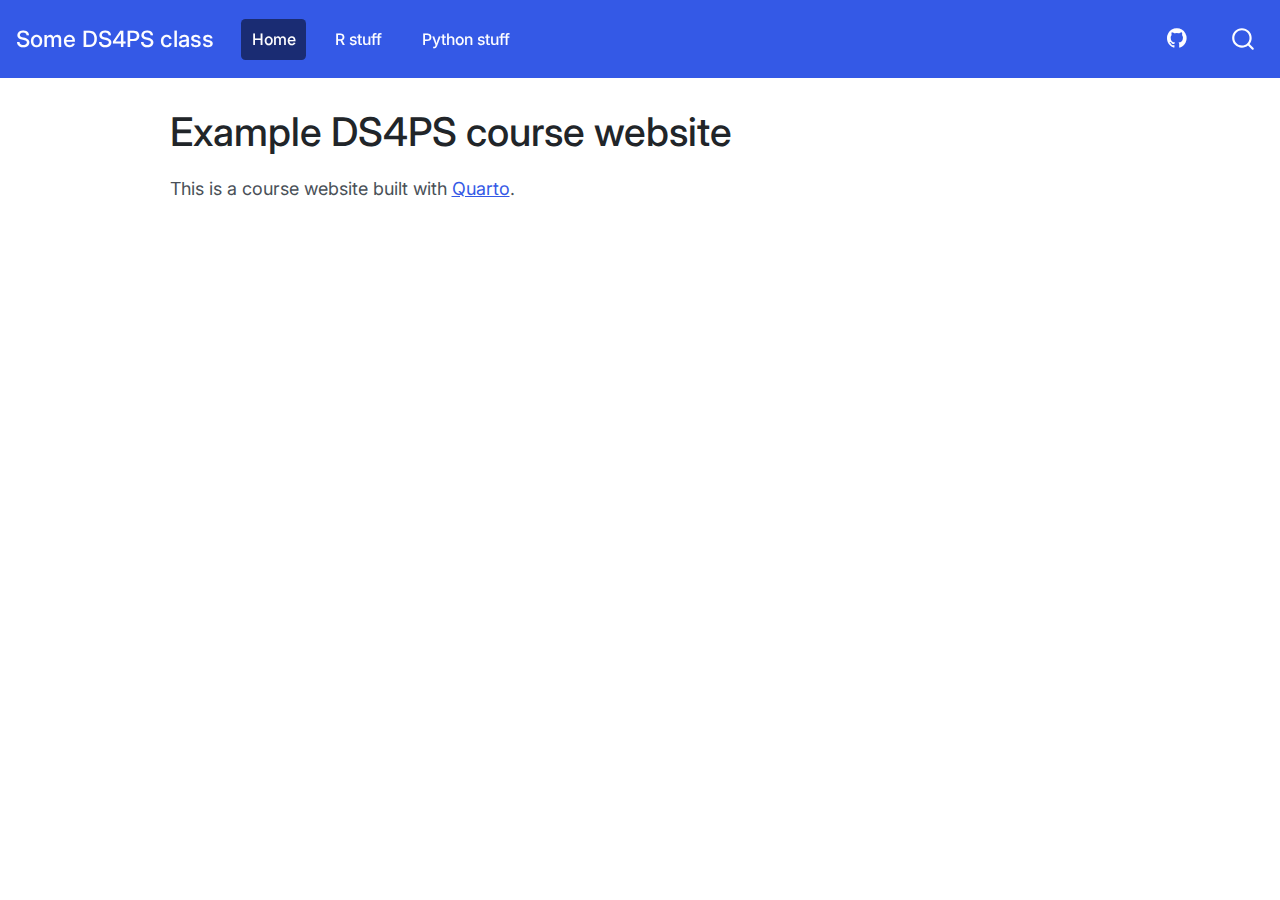
<file: index.html>
<!DOCTYPE html>
<html xmlns="http://www.w3.org/1999/xhtml" lang="en" xml:lang="en"><head>

<meta charset="utf-8">
<meta name="generator" content="quarto-1.0.38">

<meta name="viewport" content="width=device-width, initial-scale=1.0, user-scalable=yes">


<title>Some DS4PS class - Example DS4PS course website</title>
<style>
code{white-space: pre-wrap;}
span.smallcaps{font-variant: small-caps;}
span.underline{text-decoration: underline;}
div.column{display: inline-block; vertical-align: top; width: 50%;}
div.hanging-indent{margin-left: 1.5em; text-indent: -1.5em;}
ul.task-list{list-style: none;}
</style>


<script src="site_libs/quarto-nav/quarto-nav.js"></script>
<script src="site_libs/clipboard/clipboard.min.js"></script>
<script src="site_libs/quarto-search/autocomplete.umd.js"></script>
<script src="site_libs/quarto-search/fuse.min.js"></script>
<script src="site_libs/quarto-search/quarto-search.js"></script>
<meta name="quarto:offset" content="./">
<script src="site_libs/quarto-html/quarto.js"></script>
<script src="site_libs/quarto-html/popper.min.js"></script>
<script src="site_libs/quarto-html/tippy.umd.min.js"></script>
<script src="site_libs/quarto-html/anchor.min.js"></script>
<link href="site_libs/quarto-html/tippy.css" rel="stylesheet">
<link href="site_libs/quarto-html/quarto-syntax-highlighting.css" rel="stylesheet" id="quarto-text-highlighting-styles">
<script src="site_libs/bootstrap/bootstrap.min.js"></script>
<link href="site_libs/bootstrap/bootstrap-icons.css" rel="stylesheet">
<link href="site_libs/bootstrap/bootstrap.min.css" rel="stylesheet" id="quarto-bootstrap" data-mode="light">
<script id="quarto-search-options" type="application/json">{
  "location": "navbar",
  "copy-button": false,
  "collapse-after": 3,
  "panel-placement": "end",
  "type": "overlay",
  "limit": 20,
  "language": {
    "search-no-results-text": "No results",
    "search-matching-documents-text": "matching documents",
    "search-copy-link-title": "Copy link to search",
    "search-hide-matches-text": "Hide additional matches",
    "search-more-match-text": "more match in this document",
    "search-more-matches-text": "more matches in this document",
    "search-clear-button-title": "Clear",
    "search-detached-cancel-button-title": "Cancel",
    "search-submit-button-title": "Submit"
  }
}</script>


<link rel="stylesheet" href="styles.css">
</head>

<body class="nav-fixed">

<div id="quarto-search-results"></div>
  <header id="quarto-header" class="headroom fixed-top">
    <nav class="navbar navbar-expand-lg navbar-dark ">
      <div class="navbar-container container-fluid">
      <a class="navbar-brand" href="./index.html">
    <span class="navbar-title">Some DS4PS class</span>
  </a>
          <button class="navbar-toggler" type="button" data-bs-toggle="collapse" data-bs-target="#navbarCollapse" aria-controls="navbarCollapse" aria-expanded="false" aria-label="Toggle navigation" onclick="if (window.quartoToggleHeadroom) { window.quartoToggleHeadroom(); }">
  <span class="navbar-toggler-icon"></span>
</button>
          <div class="collapse navbar-collapse" id="navbarCollapse">
            <ul class="navbar-nav navbar-nav-scroll me-auto">
  <li class="nav-item">
    <a class="nav-link active" href="./index.html" aria-current="page">Home</a>
  </li>  
  <li class="nav-item">
    <a class="nav-link" href="./r-stuff.html">R stuff</a>
  </li>  
  <li class="nav-item">
    <a class="nav-link" href="./python-stuff.html">Python stuff</a>
  </li>  
</ul>
            <ul class="navbar-nav navbar-nav-scroll ms-auto">
  <li class="nav-item compact">
    <a class="nav-link" href="https://github.com/andrewheiss/ds4ps-quarto-example"><i class="bi bi-github" role="img" aria-label="GitHub">
</i> 
 </a>
  </li>  
</ul>
              <div id="quarto-search" class="" title="Search"></div>
          </div> <!-- /navcollapse -->
      </div> <!-- /container-fluid -->
    </nav>
</header>
<!-- content -->
<div id="quarto-content" class="quarto-container page-columns page-rows-contents page-layout-article page-navbar">
<!-- sidebar -->
<!-- margin-sidebar -->
    <div id="quarto-margin-sidebar" class="sidebar margin-sidebar">
        
    </div>
<!-- main -->
<main class="content" id="quarto-document-content">

<header id="title-block-header" class="quarto-title-block default">
<div class="quarto-title">
<h1 class="title">Example DS4PS course website</h1>
</div>



<div class="quarto-title-meta">

    
    
  </div>
  

</header>

<p>This is a course website built with <a href="https://quarto.org/">Quarto</a>.</p>



</main> <!-- /main -->
<script id="quarto-html-after-body" type="application/javascript">
window.document.addEventListener("DOMContentLoaded", function (event) {
  const toggleBodyColorMode = (bsSheetEl) => {
    const mode = bsSheetEl.getAttribute("data-mode");
    const bodyEl = window.document.querySelector("body");
    if (mode === "dark") {
      bodyEl.classList.add("quarto-dark");
      bodyEl.classList.remove("quarto-light");
    } else {
      bodyEl.classList.add("quarto-light");
      bodyEl.classList.remove("quarto-dark");
    }
  }
  const toggleBodyColorPrimary = () => {
    const bsSheetEl = window.document.querySelector("link#quarto-bootstrap");
    if (bsSheetEl) {
      toggleBodyColorMode(bsSheetEl);
    }
  }
  toggleBodyColorPrimary();  
  const icon = "";
  const anchorJS = new window.AnchorJS();
  anchorJS.options = {
    placement: 'right',
    icon: icon
  };
  anchorJS.add('.anchored');
  const clipboard = new window.ClipboardJS('.code-copy-button', {
    target: function(trigger) {
      return trigger.previousElementSibling;
    }
  });
  clipboard.on('success', function(e) {
    // button target
    const button = e.trigger;
    // don't keep focus
    button.blur();
    // flash "checked"
    button.classList.add('code-copy-button-checked');
    var currentTitle = button.getAttribute("title");
    button.setAttribute("title", "Copied!");
    setTimeout(function() {
      button.setAttribute("title", currentTitle);
      button.classList.remove('code-copy-button-checked');
    }, 1000);
    // clear code selection
    e.clearSelection();
  });
  function tippyHover(el, contentFn) {
    const config = {
      allowHTML: true,
      content: contentFn,
      maxWidth: 500,
      delay: 100,
      arrow: false,
      appendTo: function(el) {
          return el.parentElement;
      },
      interactive: true,
      interactiveBorder: 10,
      theme: 'quarto',
      placement: 'bottom-start'
    };
    window.tippy(el, config); 
  }
  const noterefs = window.document.querySelectorAll('a[role="doc-noteref"]');
  for (var i=0; i<noterefs.length; i++) {
    const ref = noterefs[i];
    tippyHover(ref, function() {
      let href = ref.getAttribute('href');
      try { href = new URL(href).hash; } catch {}
      const id = href.replace(/^#\/?/, "");
      const note = window.document.getElementById(id);
      return note.innerHTML;
    });
  }
  var bibliorefs = window.document.querySelectorAll('a[role="doc-biblioref"]');
  for (var i=0; i<bibliorefs.length; i++) {
    const ref = bibliorefs[i];
    const cites = ref.parentNode.getAttribute('data-cites').split(' ');
    tippyHover(ref, function() {
      var popup = window.document.createElement('div');
      cites.forEach(function(cite) {
        var citeDiv = window.document.createElement('div');
        citeDiv.classList.add('hanging-indent');
        citeDiv.classList.add('csl-entry');
        var biblioDiv = window.document.getElementById('ref-' + cite);
        if (biblioDiv) {
          citeDiv.innerHTML = biblioDiv.innerHTML;
        }
        popup.appendChild(citeDiv);
      });
      return popup.innerHTML;
    });
  }
});
</script>
</div> <!-- /content -->



</body></html>
</file>
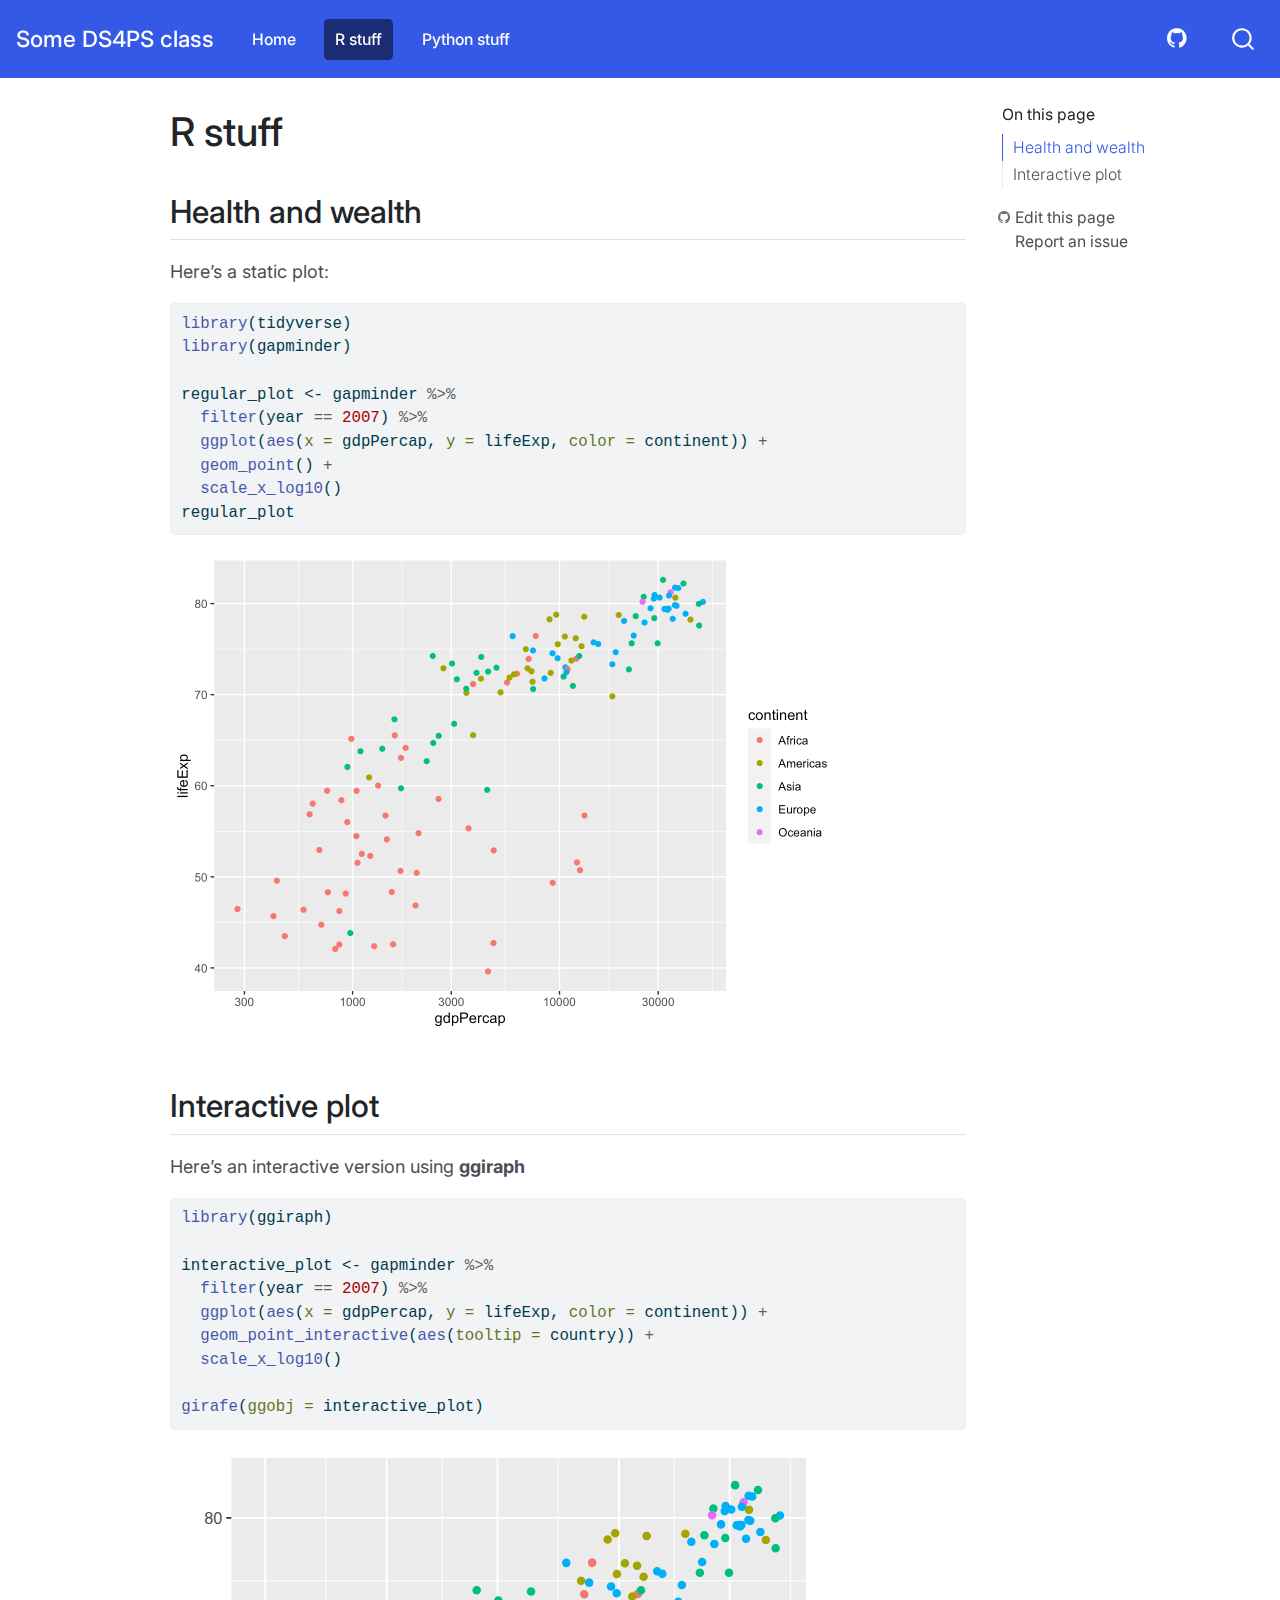
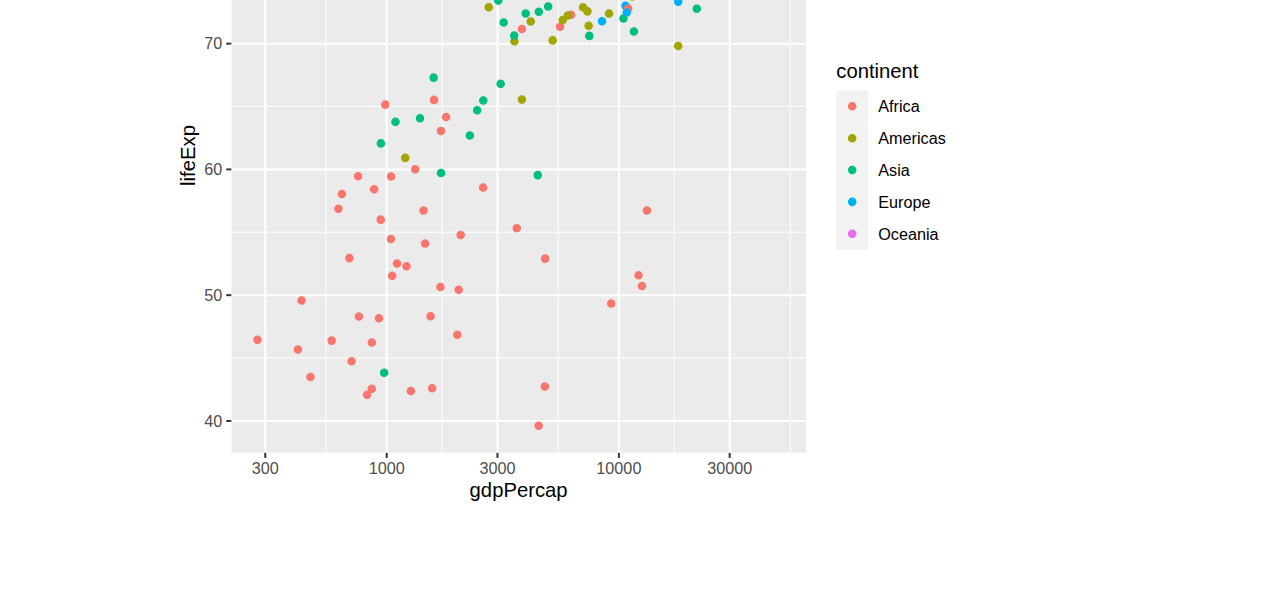
<file: r-stuff.html>
<!DOCTYPE html>
<html xmlns="http://www.w3.org/1999/xhtml" lang="en" xml:lang="en"><head>

<meta charset="utf-8">
<meta name="generator" content="quarto-1.0.38">

<meta name="viewport" content="width=device-width, initial-scale=1.0, user-scalable=yes">


<title>Some DS4PS class - R stuff</title>
<style>
code{white-space: pre-wrap;}
span.smallcaps{font-variant: small-caps;}
span.underline{text-decoration: underline;}
div.column{display: inline-block; vertical-align: top; width: 50%;}
div.hanging-indent{margin-left: 1.5em; text-indent: -1.5em;}
ul.task-list{list-style: none;}
pre > code.sourceCode { white-space: pre; position: relative; }
pre > code.sourceCode > span { display: inline-block; line-height: 1.25; }
pre > code.sourceCode > span:empty { height: 1.2em; }
.sourceCode { overflow: visible; }
code.sourceCode > span { color: inherit; text-decoration: inherit; }
div.sourceCode { margin: 1em 0; }
pre.sourceCode { margin: 0; }
@media screen {
div.sourceCode { overflow: auto; }
}
@media print {
pre > code.sourceCode { white-space: pre-wrap; }
pre > code.sourceCode > span { text-indent: -5em; padding-left: 5em; }
}
pre.numberSource code
  { counter-reset: source-line 0; }
pre.numberSource code > span
  { position: relative; left: -4em; counter-increment: source-line; }
pre.numberSource code > span > a:first-child::before
  { content: counter(source-line);
    position: relative; left: -1em; text-align: right; vertical-align: baseline;
    border: none; display: inline-block;
    -webkit-touch-callout: none; -webkit-user-select: none;
    -khtml-user-select: none; -moz-user-select: none;
    -ms-user-select: none; user-select: none;
    padding: 0 4px; width: 4em;
    color: #aaaaaa;
  }
pre.numberSource { margin-left: 3em; border-left: 1px solid #aaaaaa;  padding-left: 4px; }
div.sourceCode
  {   }
@media screen {
pre > code.sourceCode > span > a:first-child::before { text-decoration: underline; }
}
code span.al { color: #ff0000; font-weight: bold; } /* Alert */
code span.an { color: #60a0b0; font-weight: bold; font-style: italic; } /* Annotation */
code span.at { color: #7d9029; } /* Attribute */
code span.bn { color: #40a070; } /* BaseN */
code span.bu { } /* BuiltIn */
code span.cf { color: #007020; font-weight: bold; } /* ControlFlow */
code span.ch { color: #4070a0; } /* Char */
code span.cn { color: #880000; } /* Constant */
code span.co { color: #60a0b0; font-style: italic; } /* Comment */
code span.cv { color: #60a0b0; font-weight: bold; font-style: italic; } /* CommentVar */
code span.do { color: #ba2121; font-style: italic; } /* Documentation */
code span.dt { color: #902000; } /* DataType */
code span.dv { color: #40a070; } /* DecVal */
code span.er { color: #ff0000; font-weight: bold; } /* Error */
code span.ex { } /* Extension */
code span.fl { color: #40a070; } /* Float */
code span.fu { color: #06287e; } /* Function */
code span.im { } /* Import */
code span.in { color: #60a0b0; font-weight: bold; font-style: italic; } /* Information */
code span.kw { color: #007020; font-weight: bold; } /* Keyword */
code span.op { color: #666666; } /* Operator */
code span.ot { color: #007020; } /* Other */
code span.pp { color: #bc7a00; } /* Preprocessor */
code span.sc { color: #4070a0; } /* SpecialChar */
code span.ss { color: #bb6688; } /* SpecialString */
code span.st { color: #4070a0; } /* String */
code span.va { color: #19177c; } /* Variable */
code span.vs { color: #4070a0; } /* VerbatimString */
code span.wa { color: #60a0b0; font-weight: bold; font-style: italic; } /* Warning */
</style>


<script src="site_libs/quarto-nav/quarto-nav.js"></script>
<script src="site_libs/clipboard/clipboard.min.js"></script>
<script src="site_libs/quarto-search/autocomplete.umd.js"></script>
<script src="site_libs/quarto-search/fuse.min.js"></script>
<script src="site_libs/quarto-search/quarto-search.js"></script>
<meta name="quarto:offset" content="./">
<script src="site_libs/quarto-html/quarto.js"></script>
<script src="site_libs/quarto-html/popper.min.js"></script>
<script src="site_libs/quarto-html/tippy.umd.min.js"></script>
<script src="site_libs/quarto-html/anchor.min.js"></script>
<link href="site_libs/quarto-html/tippy.css" rel="stylesheet">
<link href="site_libs/quarto-html/quarto-syntax-highlighting.css" rel="stylesheet" id="quarto-text-highlighting-styles">
<script src="site_libs/bootstrap/bootstrap.min.js"></script>
<link href="site_libs/bootstrap/bootstrap-icons.css" rel="stylesheet">
<link href="site_libs/bootstrap/bootstrap.min.css" rel="stylesheet" id="quarto-bootstrap" data-mode="light">
<script id="quarto-search-options" type="application/json">{
  "location": "navbar",
  "copy-button": false,
  "collapse-after": 3,
  "panel-placement": "end",
  "type": "overlay",
  "limit": 20,
  "language": {
    "search-no-results-text": "No results",
    "search-matching-documents-text": "matching documents",
    "search-copy-link-title": "Copy link to search",
    "search-hide-matches-text": "Hide additional matches",
    "search-more-match-text": "more match in this document",
    "search-more-matches-text": "more matches in this document",
    "search-clear-button-title": "Clear",
    "search-detached-cancel-button-title": "Cancel",
    "search-submit-button-title": "Submit"
  }
}</script>
<script src="site_libs/htmlwidgets-1.5.4/htmlwidgets.js"></script>
<script src="site_libs/d3-bundle-5.16.0/d3-bundle.min.js"></script>
<script src="site_libs/d3-lasso-0.0.5/d3-lasso.min.js"></script>
<script src="site_libs/save-svg-as-png-1.4.17/save-svg-as-png.min.js"></script>
<link href="site_libs/ggiraphjs-0.4.2/ggiraphjs.min.css" rel="stylesheet">
<script src="site_libs/ggiraphjs-0.4.2/ggiraphjs.min.js"></script>
<script src="site_libs/girafe-binding-0.8.2/girafe.js"></script>


<link rel="stylesheet" href="styles.css">
</head>

<body class="nav-fixed">

<div id="quarto-search-results"></div>
  <header id="quarto-header" class="headroom fixed-top">
    <nav class="navbar navbar-expand-lg navbar-dark ">
      <div class="navbar-container container-fluid">
      <a class="navbar-brand" href="./index.html">
    <span class="navbar-title">Some DS4PS class</span>
  </a>
          <button class="navbar-toggler" type="button" data-bs-toggle="collapse" data-bs-target="#navbarCollapse" aria-controls="navbarCollapse" aria-expanded="false" aria-label="Toggle navigation" onclick="if (window.quartoToggleHeadroom) { window.quartoToggleHeadroom(); }">
  <span class="navbar-toggler-icon"></span>
</button>
          <div class="collapse navbar-collapse" id="navbarCollapse">
            <ul class="navbar-nav navbar-nav-scroll me-auto">
  <li class="nav-item">
    <a class="nav-link" href="./index.html">Home</a>
  </li>  
  <li class="nav-item">
    <a class="nav-link active" href="./r-stuff.html" aria-current="page">R stuff</a>
  </li>  
  <li class="nav-item">
    <a class="nav-link" href="./python-stuff.html">Python stuff</a>
  </li>  
</ul>
            <ul class="navbar-nav navbar-nav-scroll ms-auto">
  <li class="nav-item compact">
    <a class="nav-link" href="https://github.com/andrewheiss/ds4ps-quarto-example"><i class="bi bi-github" role="img" aria-label="GitHub">
</i> 
 </a>
  </li>  
</ul>
              <div id="quarto-search" class="" title="Search"></div>
          </div> <!-- /navcollapse -->
      </div> <!-- /container-fluid -->
    </nav>
</header>
<!-- content -->
<div id="quarto-content" class="quarto-container page-columns page-rows-contents page-layout-article page-navbar">
<!-- sidebar -->
<!-- margin-sidebar -->
    <div id="quarto-margin-sidebar" class="sidebar margin-sidebar">
        <nav id="TOC" role="doc-toc">
    <h2 id="toc-title">On this page</h2>
   
  <ul>
  <li><a href="#health-and-wealth" id="toc-health-and-wealth" class="nav-link active" data-scroll-target="#health-and-wealth">Health and wealth</a></li>
  <li><a href="#interactive-plot" id="toc-interactive-plot" class="nav-link" data-scroll-target="#interactive-plot">Interactive plot</a></li>
  </ul>
<div class="toc-actions"><div><i class="bi bi-github"></i></div><div class="action-links"><p><a href="https://github.com/andrewheiss/ds4ps-quarto-example/edit/main/r-stuff.qmd" class="toc-action">Edit this page</a></p><p><a href="https://github.com/andrewheiss/ds4ps-quarto-example/issues/new" class="toc-action">Report an issue</a></p></div></div></nav>
    </div>
<!-- main -->
<main class="content" id="quarto-document-content">

<header id="title-block-header" class="quarto-title-block default">
<div class="quarto-title">
<h1 class="title">R stuff</h1>
</div>



<div class="quarto-title-meta">

    
    
  </div>
  

</header>

<section id="health-and-wealth" class="level2">
<h2 class="anchored" data-anchor-id="health-and-wealth">Health and wealth</h2>
<p>Here’s a static plot:</p>
<div class="cell">
<div class="sourceCode cell-code" id="cb1"><pre class="sourceCode r code-with-copy"><code class="sourceCode r"><span id="cb1-1"><a href="#cb1-1" aria-hidden="true" tabindex="-1"></a><span class="fu">library</span>(tidyverse)</span>
<span id="cb1-2"><a href="#cb1-2" aria-hidden="true" tabindex="-1"></a><span class="fu">library</span>(gapminder)</span>
<span id="cb1-3"><a href="#cb1-3" aria-hidden="true" tabindex="-1"></a></span>
<span id="cb1-4"><a href="#cb1-4" aria-hidden="true" tabindex="-1"></a>regular_plot <span class="ot">&lt;-</span> gapminder <span class="sc">%&gt;%</span> </span>
<span id="cb1-5"><a href="#cb1-5" aria-hidden="true" tabindex="-1"></a>  <span class="fu">filter</span>(year <span class="sc">==</span> <span class="dv">2007</span>) <span class="sc">%&gt;%</span> </span>
<span id="cb1-6"><a href="#cb1-6" aria-hidden="true" tabindex="-1"></a>  <span class="fu">ggplot</span>(<span class="fu">aes</span>(<span class="at">x =</span> gdpPercap, <span class="at">y =</span> lifeExp, <span class="at">color =</span> continent)) <span class="sc">+</span></span>
<span id="cb1-7"><a href="#cb1-7" aria-hidden="true" tabindex="-1"></a>  <span class="fu">geom_point</span>() <span class="sc">+</span></span>
<span id="cb1-8"><a href="#cb1-8" aria-hidden="true" tabindex="-1"></a>  <span class="fu">scale_x_log10</span>()</span>
<span id="cb1-9"><a href="#cb1-9" aria-hidden="true" tabindex="-1"></a>regular_plot</span></code><button title="Copy to Clipboard" class="code-copy-button"><i class="bi"></i></button></pre></div>
<div class="cell-output-display">
<p><img src="r-stuff_files/figure-html/unnamed-chunk-1-1.png" class="img-fluid" width="672"></p>
</div>
</div>
</section>
<section id="interactive-plot" class="level2">
<h2 class="anchored" data-anchor-id="interactive-plot">Interactive plot</h2>
<p>Here’s an interactive version using <strong>ggiraph</strong></p>
<div class="cell">
<div class="sourceCode cell-code" id="cb2"><pre class="sourceCode r code-with-copy"><code class="sourceCode r"><span id="cb2-1"><a href="#cb2-1" aria-hidden="true" tabindex="-1"></a><span class="fu">library</span>(ggiraph)</span>
<span id="cb2-2"><a href="#cb2-2" aria-hidden="true" tabindex="-1"></a></span>
<span id="cb2-3"><a href="#cb2-3" aria-hidden="true" tabindex="-1"></a>interactive_plot <span class="ot">&lt;-</span> gapminder <span class="sc">%&gt;%</span> </span>
<span id="cb2-4"><a href="#cb2-4" aria-hidden="true" tabindex="-1"></a>  <span class="fu">filter</span>(year <span class="sc">==</span> <span class="dv">2007</span>) <span class="sc">%&gt;%</span> </span>
<span id="cb2-5"><a href="#cb2-5" aria-hidden="true" tabindex="-1"></a>  <span class="fu">ggplot</span>(<span class="fu">aes</span>(<span class="at">x =</span> gdpPercap, <span class="at">y =</span> lifeExp, <span class="at">color =</span> continent)) <span class="sc">+</span></span>
<span id="cb2-6"><a href="#cb2-6" aria-hidden="true" tabindex="-1"></a>  <span class="fu">geom_point_interactive</span>(<span class="fu">aes</span>(<span class="at">tooltip =</span> country)) <span class="sc">+</span></span>
<span id="cb2-7"><a href="#cb2-7" aria-hidden="true" tabindex="-1"></a>  <span class="fu">scale_x_log10</span>()</span>
<span id="cb2-8"><a href="#cb2-8" aria-hidden="true" tabindex="-1"></a></span>
<span id="cb2-9"><a href="#cb2-9" aria-hidden="true" tabindex="-1"></a><span class="fu">girafe</span>(<span class="at">ggobj =</span> interactive_plot)</span></code><button title="Copy to Clipboard" class="code-copy-button"><i class="bi"></i></button></pre></div>
<div class="cell-output-display">
<div id="htmlwidget-fe0715ea3c23f02828bb" style="width:100%;height:464px;" class="girafe html-widget"></div>
<script type="application/json" data-for="htmlwidget-fe0715ea3c23f02828bb">{"x":{"html":"<?xml version=\"1.0\" encoding=\"UTF-8\"?>\n<svg xmlns='http://www.w3.org/2000/svg' xmlns:xlink='http://www.w3.org/1999/xlink' id='svg_254614d5-4279-4333-a68d-9f1900ebea88' viewBox='0 0 432 360'>\n <defs>\n  <clipPath id='svg_254614d5-4279-4333-a68d-9f1900ebea88_c1'>\n   <rect x='0' y='0' width='432' height='360'/>\n  <\/clipPath>\n  <clipPath id='svg_254614d5-4279-4333-a68d-9f1900ebea88_c2'>\n   <rect x='33.27' y='5.48' width='311.91' height='322.79'/>\n  <\/clipPath>\n <\/defs>\n <g>\n  <g clip-path='url(#svg_254614d5-4279-4333-a68d-9f1900ebea88_c1)'>\n   <rect x='0' y='0' width='432' height='360' fill='#FFFFFF' stroke='#FFFFFF' stroke-width='0.75' stroke-linejoin='round' stroke-linecap='round'/>\n   <rect x='0' y='0' width='432' height='360' fill='#FFFFFF' stroke='#FFFFFF' stroke-width='1.07' stroke-linejoin='round' stroke-linecap='round'/>\n  <\/g>\n  <g clip-path='url(#svg_254614d5-4279-4333-a68d-9f1900ebea88_c2)'>\n   <rect x='33.27' y='5.48' width='311.91' height='322.79' fill='#EBEBEB' stroke='none'/>\n   <polyline points='33.27,276.82 345.17,276.82' fill='none' stroke='#FFFFFF' stroke-width='0.53' stroke-linejoin='round' stroke-linecap='butt'/>\n   <polyline points='33.27,208.56 345.17,208.56' fill='none' stroke='#FFFFFF' stroke-width='0.53' stroke-linejoin='round' stroke-linecap='butt'/>\n   <polyline points='33.27,140.31 345.17,140.31' fill='none' stroke='#FFFFFF' stroke-width='0.53' stroke-linejoin='round' stroke-linecap='butt'/>\n   <polyline points='33.27,72.05 345.17,72.05' fill='none' stroke='#FFFFFF' stroke-width='0.53' stroke-linejoin='round' stroke-linecap='butt'/>\n   <polyline points='84.65,328.27 84.65,5.48' fill='none' stroke='#FFFFFF' stroke-width='0.53' stroke-linejoin='round' stroke-linecap='butt'/>\n   <polyline points='147.66,328.27 147.66,5.48' fill='none' stroke='#FFFFFF' stroke-width='0.53' stroke-linejoin='round' stroke-linecap='butt'/>\n   <polyline points='210.67,328.27 210.67,5.48' fill='none' stroke='#FFFFFF' stroke-width='0.53' stroke-linejoin='round' stroke-linecap='butt'/>\n   <polyline points='273.68,328.27 273.68,5.48' fill='none' stroke='#FFFFFF' stroke-width='0.53' stroke-linejoin='round' stroke-linecap='butt'/>\n   <polyline points='336.69,328.27 336.69,5.48' fill='none' stroke='#FFFFFF' stroke-width='0.53' stroke-linejoin='round' stroke-linecap='butt'/>\n   <polyline points='33.27,310.95 345.17,310.95' fill='none' stroke='#FFFFFF' stroke-width='1.07' stroke-linejoin='round' stroke-linecap='butt'/>\n   <polyline points='33.27,242.69 345.17,242.69' fill='none' stroke='#FFFFFF' stroke-width='1.07' stroke-linejoin='round' stroke-linecap='butt'/>\n   <polyline points='33.27,174.44 345.17,174.44' fill='none' stroke='#FFFFFF' stroke-width='1.07' stroke-linejoin='round' stroke-linecap='butt'/>\n   <polyline points='33.27,106.18 345.17,106.18' fill='none' stroke='#FFFFFF' stroke-width='1.07' stroke-linejoin='round' stroke-linecap='butt'/>\n   <polyline points='33.27,37.92 345.17,37.92' fill='none' stroke='#FFFFFF' stroke-width='1.07' stroke-linejoin='round' stroke-linecap='butt'/>\n   <polyline points='51.70,328.27 51.70,5.48' fill='none' stroke='#FFFFFF' stroke-width='1.07' stroke-linejoin='round' stroke-linecap='butt'/>\n   <polyline points='117.60,328.27 117.60,5.48' fill='none' stroke='#FFFFFF' stroke-width='1.07' stroke-linejoin='round' stroke-linecap='butt'/>\n   <polyline points='177.72,328.27 177.72,5.48' fill='none' stroke='#FFFFFF' stroke-width='1.07' stroke-linejoin='round' stroke-linecap='butt'/>\n   <polyline points='243.62,328.27 243.62,5.48' fill='none' stroke='#FFFFFF' stroke-width='1.07' stroke-linejoin='round' stroke-linecap='butt'/>\n   <polyline points='303.75,328.27 303.75,5.48' fill='none' stroke='#FFFFFF' stroke-width='1.07' stroke-linejoin='round' stroke-linecap='butt'/>\n   <circle cx='116.19' cy='284.82' r='1.47pt' fill='#00BF7D' stroke='#00BF7D' stroke-width='0.71' stroke-linejoin='round' stroke-linecap='round' title='Afghanistan'/>\n   <circle cx='215.08' cy='62.34' r='1.47pt' fill='#00B0F6' stroke='#00B0F6' stroke-width='0.71' stroke-linejoin='round' stroke-linecap='round' title='Albania'/>\n   <circle cx='217.66' cy='90.47' r='1.47pt' fill='#F8766D' stroke='#F8766D' stroke-width='0.71' stroke-linejoin='round' stroke-linecap='round' title='Algeria'/>\n   <circle cx='203.42' cy='292.31' r='1.47pt' fill='#F8766D' stroke='#F8766D' stroke-width='0.71' stroke-linejoin='round' stroke-linecap='round' title='Angola'/>\n   <circle cx='257.04' cy='69.86' r='1.47pt' fill='#A3A500' stroke='#A3A500' stroke-width='0.71' stroke-linejoin='round' stroke-linecap='round' title='Argentina'/>\n   <circle cx='311.29' cy='29.49' r='1.47pt' fill='#E76BF3' stroke='#E76BF3' stroke-width='0.71' stroke-linejoin='round' stroke-linecap='round' title='Australia'/>\n   <circle cx='313.92' cy='39.09' r='1.47pt' fill='#00B0F6' stroke='#00B0F6' stroke-width='0.71' stroke-linejoin='round' stroke-linecap='round' title='Austria'/>\n   <circle cx='303.37' cy='67.71' r='1.47pt' fill='#00BF7D' stroke='#00BF7D' stroke-width='0.71' stroke-linejoin='round' stroke-linecap='round' title='Bahrain'/>\n   <circle cx='135.67' cy='146.71' r='1.47pt' fill='#00BF7D' stroke='#00BF7D' stroke-width='0.71' stroke-linejoin='round' stroke-linecap='round' title='Bangladesh'/>\n   <circle cx='310.1' cy='41.73' r='1.47pt' fill='#00B0F6' stroke='#00B0F6' stroke-width='0.71' stroke-linejoin='round' stroke-linecap='round' title='Belgium'/>\n   <circle cx='137.6' cy='196.77' r='1.47pt' fill='#F8766D' stroke='#F8766D' stroke-width='0.71' stroke-linejoin='round' stroke-linecap='round' title='Benin'/>\n   <circle cx='190.98' cy='136.53' r='1.47pt' fill='#A3A500' stroke='#A3A500' stroke-width='0.71' stroke-linejoin='round' stroke-linecap='round' title='Bolivia'/>\n   <circle cx='227.48' cy='73.06' r='1.47pt' fill='#00B0F6' stroke='#00B0F6' stroke-width='0.71' stroke-linejoin='round' stroke-linecap='round' title='Bosnia and Herzegovina'/>\n   <circle cx='256.14' cy='237.72' r='1.47pt' fill='#F8766D' stroke='#F8766D' stroke-width='0.71' stroke-linejoin='round' stroke-linecap='round' title='Botswana'/>\n   <circle cx='238.25' cy='89.86' r='1.47pt' fill='#A3A500' stroke='#A3A500' stroke-width='0.71' stroke-linejoin='round' stroke-linecap='round' title='Brazil'/>\n   <circle cx='247.22' cy='85.67' r='1.47pt' fill='#00B0F6' stroke='#00B0F6' stroke-width='0.71' stroke-linejoin='round' stroke-linecap='round' title='Bulgaria'/>\n   <circle cx='128.35' cy='227.03' r='1.47pt' fill='#F8766D' stroke='#F8766D' stroke-width='0.71' stroke-linejoin='round' stroke-linecap='round' title='Burkina Faso'/>\n   <circle cx='71.41' cy='245.56' r='1.47pt' fill='#F8766D' stroke='#F8766D' stroke-width='0.71' stroke-linejoin='round' stroke-linecap='round' title='Burundi'/>\n   <circle cx='147.08' cy='176.33' r='1.47pt' fill='#00BF7D' stroke='#00BF7D' stroke-width='0.71' stroke-linejoin='round' stroke-linecap='round' title='Cambodia'/>\n   <circle cx='156.67' cy='239.76' r='1.47pt' fill='#F8766D' stroke='#F8766D' stroke-width='0.71' stroke-linejoin='round' stroke-linecap='round' title='Cameroon'/>\n   <circle cx='314.21' cy='33.46' r='1.47pt' fill='#A3A500' stroke='#A3A500' stroke-width='0.71' stroke-linejoin='round' stroke-linecap='round' title='Canada'/>\n   <circle cx='98.54' cy='278.59' r='1.47pt' fill='#F8766D' stroke='#F8766D' stroke-width='0.71' stroke-linejoin='round' stroke-linecap='round' title='Central African Republic'/>\n   <circle cx='146.77' cy='238.25' r='1.47pt' fill='#F8766D' stroke='#F8766D' stroke-width='0.71' stroke-linejoin='round' stroke-linecap='round' title='Chad'/>\n   <circle cx='258.7' cy='47.8' r='1.47pt' fill='#A3A500' stroke='#A3A500' stroke-width='0.71' stroke-linejoin='round' stroke-linecap='round' title='Chile'/>\n   <circle cx='205.23' cy='85.97' r='1.47pt' fill='#00BF7D' stroke='#00BF7D' stroke-width='0.71' stroke-linejoin='round' stroke-linecap='round' title='China'/>\n   <circle cx='224.15' cy='86.46' r='1.47pt' fill='#A3A500' stroke='#A3A500' stroke-width='0.71' stroke-linejoin='round' stroke-linecap='round' title='Colombia'/>\n   <circle cx='116.83' cy='139.27' r='1.47pt' fill='#F8766D' stroke='#F8766D' stroke-width='0.71' stroke-linejoin='round' stroke-linecap='round' title='Comoros'/>\n   <circle cx='47.45' cy='266.84' r='1.47pt' fill='#F8766D' stroke='#F8766D' stroke-width='0.71' stroke-linejoin='round' stroke-linecap='round' title='Congo, Dem. Rep.'/>\n   <circle cx='188.2' cy='206.37' r='1.47pt' fill='#F8766D' stroke='#F8766D' stroke-width='0.71' stroke-linejoin='round' stroke-linecap='round' title='Congo, Rep.'/>\n   <circle cx='241.64' cy='46.23' r='1.47pt' fill='#A3A500' stroke='#A3A500' stroke-width='0.71' stroke-linejoin='round' stroke-linecap='round' title='Costa Rica'/>\n   <circle cx='141.4' cy='254.11' r='1.47pt' fill='#F8766D' stroke='#F8766D' stroke-width='0.71' stroke-linejoin='round' stroke-linecap='round' title='Cote d&amp;#39;Ivoire'/>\n   <circle cx='264.4' cy='66.94' r='1.47pt' fill='#00B0F6' stroke='#00B0F6' stroke-width='0.71' stroke-linejoin='round' stroke-linecap='round' title='Croatia'/>\n   <circle cx='237.54' cy='49.71' r='1.47pt' fill='#A3A500' stroke='#A3A500' stroke-width='0.71' stroke-linejoin='round' stroke-linecap='round' title='Cuba'/>\n   <circle cx='288.81' cy='61.91' r='1.47pt' fill='#00B0F6' stroke='#00B0F6' stroke-width='0.71' stroke-linejoin='round' stroke-linecap='round' title='Czech Republic'/>\n   <circle cx='312.62' cy='49.3' r='1.47pt' fill='#00B0F6' stroke='#00B0F6' stroke-width='0.71' stroke-linejoin='round' stroke-linecap='round' title='Denmark'/>\n   <circle cx='157.74' cy='209.99' r='1.47pt' fill='#F8766D' stroke='#F8766D' stroke-width='0.71' stroke-linejoin='round' stroke-linecap='round' title='Djibouti'/>\n   <circle cx='215.89' cy='90.92' r='1.47pt' fill='#A3A500' stroke='#A3A500' stroke-width='0.71' stroke-linejoin='round' stroke-linecap='round' title='Dominican Republic'/>\n   <circle cx='223.1' cy='72.09' r='1.47pt' fill='#A3A500' stroke='#A3A500' stroke-width='0.71' stroke-linejoin='round' stroke-linecap='round' title='Ecuador'/>\n   <circle cx='211.7' cy='97.04' r='1.47pt' fill='#F8766D' stroke='#F8766D' stroke-width='0.71' stroke-linejoin='round' stroke-linecap='round' title='Egypt'/>\n   <circle cx='213.12' cy='93.36' r='1.47pt' fill='#A3A500' stroke='#A3A500' stroke-width='0.71' stroke-linejoin='round' stroke-linecap='round' title='El Salvador'/>\n   <circle cx='254.3' cy='231.92' r='1.47pt' fill='#F8766D' stroke='#F8766D' stroke-width='0.71' stroke-linejoin='round' stroke-linecap='round' title='Equatorial Guinea'/>\n   <circle cx='93.29' cy='187.81' r='1.47pt' fill='#F8766D' stroke='#F8766D' stroke-width='0.71' stroke-linejoin='round' stroke-linecap='round' title='Eritrea'/>\n   <circle cx='97.35' cy='222.58' r='1.47pt' fill='#F8766D' stroke='#F8766D' stroke-width='0.71' stroke-linejoin='round' stroke-linecap='round' title='Ethiopia'/>\n   <circle cx='309.31' cy='42.61' r='1.47pt' fill='#00B0F6' stroke='#00B0F6' stroke-width='0.71' stroke-linejoin='round' stroke-linecap='round' title='Finland'/>\n   <circle cx='304.6' cy='33.43' r='1.47pt' fill='#00B0F6' stroke='#00B0F6' stroke-width='0.71' stroke-linejoin='round' stroke-linecap='round' title='France'/>\n   <circle cx='258.84' cy='196.72' r='1.47pt' fill='#F8766D' stroke='#F8766D' stroke-width='0.71' stroke-linejoin='round' stroke-linecap='round' title='Gabon'/>\n   <circle cx='102.05' cy='178.2' r='1.47pt' fill='#F8766D' stroke='#F8766D' stroke-width='0.71' stroke-linejoin='round' stroke-linecap='round' title='Gambia'/>\n   <circle cx='307.57' cy='41.97' r='1.47pt' fill='#00B0F6' stroke='#00B0F6' stroke-width='0.71' stroke-linejoin='round' stroke-linecap='round' title='Germany'/>\n   <circle cx='133.11' cy='174.29' r='1.47pt' fill='#F8766D' stroke='#F8766D' stroke-width='0.71' stroke-linejoin='round' stroke-linecap='round' title='Ghana'/>\n   <circle cx='299.06' cy='41.45' r='1.47pt' fill='#00B0F6' stroke='#00B0F6' stroke-width='0.71' stroke-linejoin='round' stroke-linecap='round' title='Greece'/>\n   <circle cx='207.68' cy='104.41' r='1.47pt' fill='#A3A500' stroke='#A3A500' stroke-width='0.71' stroke-linejoin='round' stroke-linecap='round' title='Guatemala'/>\n   <circle cx='114.36' cy='201.69' r='1.47pt' fill='#F8766D' stroke='#F8766D' stroke-width='0.71' stroke-linejoin='round' stroke-linecap='round' title='Guinea'/>\n   <circle cx='87.71' cy='267.35' r='1.47pt' fill='#F8766D' stroke='#F8766D' stroke-width='0.71' stroke-linejoin='round' stroke-linecap='round' title='Guinea-Bissau'/>\n   <circle cx='127.65' cy='168.18' r='1.47pt' fill='#A3A500' stroke='#A3A500' stroke-width='0.71' stroke-linejoin='round' stroke-linecap='round' title='Haiti'/>\n   <circle cx='186.91' cy='104.83' r='1.47pt' fill='#A3A500' stroke='#A3A500' stroke-width='0.71' stroke-linejoin='round' stroke-linecap='round' title='Honduras'/>\n   <circle cx='319.11' cy='22.85' r='1.47pt' fill='#00BF7D' stroke='#00BF7D' stroke-width='0.71' stroke-linejoin='round' stroke-linecap='round' title='Hong Kong, China'/>\n   <circle cx='275.82' cy='83.39' r='1.47pt' fill='#00B0F6' stroke='#00B0F6' stroke-width='0.71' stroke-linejoin='round' stroke-linecap='round' title='Hungary'/>\n   <circle cx='314' cy='25.93' r='1.47pt' fill='#00B0F6' stroke='#00B0F6' stroke-width='0.71' stroke-linejoin='round' stroke-linecap='round' title='Iceland'/>\n   <circle cx='166.69' cy='142.37' r='1.47pt' fill='#00BF7D' stroke='#00BF7D' stroke-width='0.71' stroke-linejoin='round' stroke-linecap='round' title='India'/>\n   <circle cx='186.79' cy='101.74' r='1.47pt' fill='#00BF7D' stroke='#00BF7D' stroke-width='0.71' stroke-linejoin='round' stroke-linecap='round' title='Indonesia'/>\n   <circle cx='251.77' cy='99.6' r='1.47pt' fill='#00BF7D' stroke='#00BF7D' stroke-width='0.71' stroke-linejoin='round' stroke-linecap='round' title='Iran'/>\n   <circle cx='199.56' cy='177.54' r='1.47pt' fill='#00BF7D' stroke='#00BF7D' stroke-width='0.71' stroke-linejoin='round' stroke-linecap='round' title='Iraq'/>\n   <circle cx='320.41' cy='45.53' r='1.47pt' fill='#00B0F6' stroke='#00B0F6' stroke-width='0.71' stroke-linejoin='round' stroke-linecap='round' title='Ireland'/>\n   <circle cx='294.9' cy='32.83' r='1.47pt' fill='#00BF7D' stroke='#00BF7D' stroke-width='0.71' stroke-linejoin='round' stroke-linecap='round' title='Israel'/>\n   <circle cx='301.07' cy='34.19' r='1.47pt' fill='#00B0F6' stroke='#00B0F6' stroke-width='0.71' stroke-linejoin='round' stroke-linecap='round' title='Italy'/>\n   <circle cx='226.55' cy='88.66' r='1.47pt' fill='#A3A500' stroke='#A3A500' stroke-width='0.71' stroke-linejoin='round' stroke-linecap='round' title='Jamaica'/>\n   <circle cx='306.69' cy='20.15' r='1.47pt' fill='#00BF7D' stroke='#00BF7D' stroke-width='0.71' stroke-linejoin='round' stroke-linecap='round' title='Japan'/>\n   <circle cx='200.15' cy='88.87' r='1.47pt' fill='#00BF7D' stroke='#00BF7D' stroke-width='0.71' stroke-linejoin='round' stroke-linecap='round' title='Jordan'/>\n   <circle cx='138.43' cy='214.64' r='1.47pt' fill='#F8766D' stroke='#F8766D' stroke-width='0.71' stroke-linejoin='round' stroke-linecap='round' title='Kenya'/>\n   <circle cx='143.08' cy='124.63' r='1.47pt' fill='#00BF7D' stroke='#00BF7D' stroke-width='0.71' stroke-linejoin='round' stroke-linecap='round' title='Korea, Dem. Rep.'/>\n   <circle cx='290.03' cy='47.32' r='1.47pt' fill='#00BF7D' stroke='#00BF7D' stroke-width='0.71' stroke-linejoin='round' stroke-linecap='round' title='Korea, Rep.'/>\n   <circle cx='328.67' cy='54.38' r='1.47pt' fill='#00BF7D' stroke='#00BF7D' stroke-width='0.71' stroke-linejoin='round' stroke-linecap='round' title='Kuwait'/>\n   <circle cx='246.09' cy='92.57' r='1.47pt' fill='#00BF7D' stroke='#00BF7D' stroke-width='0.71' stroke-linejoin='round' stroke-linecap='round' title='Lebanon'/>\n   <circle cx='142.26' cy='293.26' r='1.47pt' fill='#F8766D' stroke='#F8766D' stroke-width='0.71' stroke-linejoin='round' stroke-linecap='round' title='Lesotho'/>\n   <circle cx='69.4' cy='272.2' r='1.47pt' fill='#F8766D' stroke='#F8766D' stroke-width='0.71' stroke-linejoin='round' stroke-linecap='round' title='Liberia'/>\n   <circle cx='253.86' cy='79.2' r='1.47pt' fill='#F8766D' stroke='#F8766D' stroke-width='0.71' stroke-linejoin='round' stroke-linecap='round' title='Libya'/>\n   <circle cx='119.99' cy='178.24' r='1.47pt' fill='#F8766D' stroke='#F8766D' stroke-width='0.71' stroke-linejoin='round' stroke-linecap='round' title='Madagascar'/>\n   <circle cx='102.53' cy='254.28' r='1.47pt' fill='#F8766D' stroke='#F8766D' stroke-width='0.71' stroke-linejoin='round' stroke-linecap='round' title='Malawi'/>\n   <circle cx='255.62' cy='77.23' r='1.47pt' fill='#00BF7D' stroke='#00BF7D' stroke-width='0.71' stroke-linejoin='round' stroke-linecap='round' title='Malaysia'/>\n   <circle cx='119.88' cy='212.2' r='1.47pt' fill='#F8766D' stroke='#F8766D' stroke-width='0.71' stroke-linejoin='round' stroke-linecap='round' title='Mali'/>\n   <circle cx='149.86' cy='146.01' r='1.47pt' fill='#F8766D' stroke='#F8766D' stroke-width='0.71' stroke-linejoin='round' stroke-linecap='round' title='Mauritania'/>\n   <circle cx='248.62' cy='87.06' r='1.47pt' fill='#F8766D' stroke='#F8766D' stroke-width='0.71' stroke-linejoin='round' stroke-linecap='round' title='Mauritius'/>\n   <circle cx='253.49' cy='63.89' r='1.47pt' fill='#A3A500' stroke='#A3A500' stroke-width='0.71' stroke-linejoin='round' stroke-linecap='round' title='Mexico'/>\n   <circle cx='179.44' cy='128' r='1.47pt' fill='#00BF7D' stroke='#00BF7D' stroke-width='0.71' stroke-linejoin='round' stroke-linecap='round' title='Mongolia'/>\n   <circle cx='239.37' cy='75.17' r='1.47pt' fill='#00B0F6' stroke='#00B0F6' stroke-width='0.71' stroke-linejoin='round' stroke-linecap='round' title='Montenegro'/>\n   <circle cx='190.95' cy='98.23' r='1.47pt' fill='#F8766D' stroke='#F8766D' stroke-width='0.71' stroke-linejoin='round' stroke-linecap='round' title='Morocco'/>\n   <circle cx='106.98' cy='296.74' r='1.47pt' fill='#F8766D' stroke='#F8766D' stroke-width='0.71' stroke-linejoin='round' stroke-linecap='round' title='Mozambique'/>\n   <circle cx='114.44' cy='160.31' r='1.47pt' fill='#00BF7D' stroke='#00BF7D' stroke-width='0.71' stroke-linejoin='round' stroke-linecap='round' title='Myanmar'/>\n   <circle cx='203.57' cy='222.86' r='1.47pt' fill='#F8766D' stroke='#F8766D' stroke-width='0.71' stroke-linejoin='round' stroke-linecap='round' title='Namibia'/>\n   <circle cx='122.38' cy='148.6' r='1.47pt' fill='#00BF7D' stroke='#00BF7D' stroke-width='0.71' stroke-linejoin='round' stroke-linecap='round' title='Nepal'/>\n   <circle cx='314.92' cy='39.54' r='1.47pt' fill='#00B0F6' stroke='#00B0F6' stroke-width='0.71' stroke-linejoin='round' stroke-linecap='round' title='Netherlands'/>\n   <circle cx='294.17' cy='36.53' r='1.47pt' fill='#E76BF3' stroke='#E76BF3' stroke-width='0.71' stroke-linejoin='round' stroke-linecap='round' title='New Zealand'/>\n   <circle cx='172.95' cy='86.39' r='1.47pt' fill='#A3A500' stroke='#A3A500' stroke-width='0.71' stroke-linejoin='round' stroke-linecap='round' title='Nicaragua'/>\n   <circle cx='91.4' cy='195.82' r='1.47pt' fill='#F8766D' stroke='#F8766D' stroke-width='0.71' stroke-linejoin='round' stroke-linecap='round' title='Niger'/>\n   <circle cx='155.91' cy='264.13' r='1.47pt' fill='#F8766D' stroke='#F8766D' stroke-width='0.71' stroke-linejoin='round' stroke-linecap='round' title='Nigeria'/>\n   <circle cx='331' cy='36.58' r='1.47pt' fill='#00B0F6' stroke='#00B0F6' stroke-width='0.71' stroke-linejoin='round' stroke-linecap='round' title='Norway'/>\n   <circle cx='287.55' cy='67.68' r='1.47pt' fill='#00BF7D' stroke='#00BF7D' stroke-width='0.71' stroke-linejoin='round' stroke-linecap='round' title='Oman'/>\n   <circle cx='170.02' cy='137.01' r='1.47pt' fill='#00BF7D' stroke='#00BF7D' stroke-width='0.71' stroke-linejoin='round' stroke-linecap='round' title='Pakistan'/>\n   <circle cx='242.56' cy='68.38' r='1.47pt' fill='#A3A500' stroke='#A3A500' stroke-width='0.71' stroke-linejoin='round' stroke-linecap='round' title='Panama'/>\n   <circle cx='195.78' cy='94.22' r='1.47pt' fill='#A3A500' stroke='#A3A500' stroke-width='0.71' stroke-linejoin='round' stroke-linecap='round' title='Paraguay'/>\n   <circle cx='227.2' cy='96.48' r='1.47pt' fill='#A3A500' stroke='#A3A500' stroke-width='0.71' stroke-linejoin='round' stroke-linecap='round' title='Peru'/>\n   <circle cx='181.09' cy='94.66' r='1.47pt' fill='#00BF7D' stroke='#00BF7D' stroke-width='0.71' stroke-linejoin='round' stroke-linecap='round' title='Philippines'/>\n   <circle cx='267.21' cy='68.21' r='1.47pt' fill='#00B0F6' stroke='#00B0F6' stroke-width='0.71' stroke-linejoin='round' stroke-linecap='round' title='Poland'/>\n   <circle cx='282.93' cy='50.9' r='1.47pt' fill='#00B0F6' stroke='#00B0F6' stroke-width='0.71' stroke-linejoin='round' stroke-linecap='round' title='Portugal'/>\n   <circle cx='279.69' cy='46.48' r='1.47pt' fill='#A3A500' stroke='#A3A500' stroke-width='0.71' stroke-linejoin='round' stroke-linecap='round' title='Puerto Rico'/>\n   <circle cx='229.1' cy='62.21' r='1.47pt' fill='#F8766D' stroke='#F8766D' stroke-width='0.71' stroke-linejoin='round' stroke-linecap='round' title='Reunion'/>\n   <circle cx='247.87' cy='89.28' r='1.47pt' fill='#00B0F6' stroke='#00B0F6' stroke-width='0.71' stroke-linejoin='round' stroke-linecap='round' title='Romania'/>\n   <circle cx='109.54' cy='268.35' r='1.47pt' fill='#F8766D' stroke='#F8766D' stroke-width='0.71' stroke-linejoin='round' stroke-linecap='round' title='Rwanda'/>\n   <circle cx='143.27' cy='136.7' r='1.47pt' fill='#F8766D' stroke='#F8766D' stroke-width='0.71' stroke-linejoin='round' stroke-linecap='round' title='Sao Tome and Principe'/>\n   <circle cx='285.91' cy='87.22' r='1.47pt' fill='#00BF7D' stroke='#00BF7D' stroke-width='0.71' stroke-linejoin='round' stroke-linecap='round' title='Saudi Arabia'/>\n   <circle cx='147.04' cy='153.54' r='1.47pt' fill='#F8766D' stroke='#F8766D' stroke-width='0.71' stroke-linejoin='round' stroke-linecap='round' title='Senegal'/>\n   <circle cx='242.44' cy='78.86' r='1.47pt' fill='#00B0F6' stroke='#00B0F6' stroke-width='0.71' stroke-linejoin='round' stroke-linecap='round' title='Serbia'/>\n   <circle cx='109.5' cy='293.42' r='1.47pt' fill='#F8766D' stroke='#F8766D' stroke-width='0.71' stroke-linejoin='round' stroke-linecap='round' title='Sierra Leone'/>\n   <circle cx='328.48' cy='38.11' r='1.47pt' fill='#00BF7D' stroke='#00BF7D' stroke-width='0.71' stroke-linejoin='round' stroke-linecap='round' title='Singapore'/>\n   <circle cx='277.81' cy='74.35' r='1.47pt' fill='#00B0F6' stroke='#00B0F6' stroke-width='0.71' stroke-linejoin='round' stroke-linecap='round' title='Slovak Republic'/>\n   <circle cx='295.42' cy='52.08' r='1.47pt' fill='#00B0F6' stroke='#00B0F6' stroke-width='0.71' stroke-linejoin='round' stroke-linecap='round' title='Slovenia'/>\n   <circle cx='113.4' cy='255.26' r='1.47pt' fill='#F8766D' stroke='#F8766D' stroke-width='0.71' stroke-linejoin='round' stroke-linecap='round' title='Somalia'/>\n   <circle cx='239.47' cy='247.21' r='1.47pt' fill='#F8766D' stroke='#F8766D' stroke-width='0.71' stroke-linejoin='round' stroke-linecap='round' title='South Africa'/>\n   <circle cx='301.55' cy='31.5' r='1.47pt' fill='#00B0F6' stroke='#00B0F6' stroke-width='0.71' stroke-linejoin='round' stroke-linecap='round' title='Spain'/>\n   <circle cx='193.06' cy='89.82' r='1.47pt' fill='#00BF7D' stroke='#00BF7D' stroke-width='0.71' stroke-linejoin='round' stroke-linecap='round' title='Sri Lanka'/>\n   <circle cx='169.94' cy='184.29' r='1.47pt' fill='#F8766D' stroke='#F8766D' stroke-width='0.71' stroke-linejoin='round' stroke-linecap='round' title='Sudan'/>\n   <circle cx='200.08' cy='313.59' r='1.47pt' fill='#F8766D' stroke='#F8766D' stroke-width='0.71' stroke-linejoin='round' stroke-linecap='round' title='Swaziland'/>\n   <circle cx='310.37' cy='31.89' r='1.47pt' fill='#00B0F6' stroke='#00B0F6' stroke-width='0.71' stroke-linejoin='round' stroke-linecap='round' title='Sweden'/>\n   <circle cx='315.97' cy='26.31' r='1.47pt' fill='#00B0F6' stroke='#00B0F6' stroke-width='0.71' stroke-linejoin='round' stroke-linecap='round' title='Switzerland'/>\n   <circle cx='195.94' cy='77.9' r='1.47pt' fill='#00BF7D' stroke='#00BF7D' stroke-width='0.71' stroke-linejoin='round' stroke-linecap='round' title='Syria'/>\n   <circle cx='301.36' cy='48.84' r='1.47pt' fill='#00BF7D' stroke='#00BF7D' stroke-width='0.71' stroke-linejoin='round' stroke-linecap='round' title='Taiwan'/>\n   <circle cx='123.18' cy='225.51' r='1.47pt' fill='#F8766D' stroke='#F8766D' stroke-width='0.71' stroke-linejoin='round' stroke-linecap='round' title='Tanzania'/>\n   <circle cx='227.57' cy='101.97' r='1.47pt' fill='#00BF7D' stroke='#00BF7D' stroke-width='0.71' stroke-linejoin='round' stroke-linecap='round' title='Thailand'/>\n   <circle cx='110.78' cy='185.22' r='1.47pt' fill='#F8766D' stroke='#F8766D' stroke-width='0.71' stroke-linejoin='round' stroke-linecap='round' title='Togo'/>\n   <circle cx='275.81' cy='107.41' r='1.47pt' fill='#A3A500' stroke='#A3A500' stroke-width='0.71' stroke-linejoin='round' stroke-linecap='round' title='Trinidad and Tobago'/>\n   <circle cx='224.82' cy='79.4' r='1.47pt' fill='#F8766D' stroke='#F8766D' stroke-width='0.71' stroke-linejoin='round' stroke-linecap='round' title='Tunisia'/>\n   <circle cx='234.45' cy='94.05' r='1.47pt' fill='#00B0F6' stroke='#00B0F6' stroke-width='0.71' stroke-linejoin='round' stroke-linecap='round' title='Turkey'/>\n   <circle cx='120.6' cy='232.17' r='1.47pt' fill='#F8766D' stroke='#F8766D' stroke-width='0.71' stroke-linejoin='round' stroke-linecap='round' title='Uganda'/>\n   <circle cx='309.3' cy='41.84' r='1.47pt' fill='#00B0F6' stroke='#00B0F6' stroke-width='0.71' stroke-linejoin='round' stroke-linecap='round' title='United Kingdom'/>\n   <circle cx='323.39' cy='49.92' r='1.47pt' fill='#A3A500' stroke='#A3A500' stroke-width='0.71' stroke-linejoin='round' stroke-linecap='round' title='United States'/>\n   <circle cx='246.87' cy='62.6' r='1.47pt' fill='#A3A500' stroke='#A3A500' stroke-width='0.71' stroke-linejoin='round' stroke-linecap='round' title='Uruguay'/>\n   <circle cx='250.87' cy='80.6' r='1.47pt' fill='#A3A500' stroke='#A3A500' stroke-width='0.71' stroke-linejoin='round' stroke-linecap='round' title='Venezuela'/>\n   <circle cx='166.45' cy='77.17' r='1.47pt' fill='#00BF7D' stroke='#00BF7D' stroke-width='0.71' stroke-linejoin='round' stroke-linecap='round' title='Vietnam'/>\n   <circle cx='178.18' cy='82.82' r='1.47pt' fill='#00BF7D' stroke='#00BF7D' stroke-width='0.71' stroke-linejoin='round' stroke-linecap='round' title='West Bank and Gaza'/>\n   <circle cx='162.72' cy='156.02' r='1.47pt' fill='#00BF7D' stroke='#00BF7D' stroke-width='0.71' stroke-linejoin='round' stroke-linecap='round' title='Yemen, Rep.'/>\n   <circle cx='130.73' cy='294.68' r='1.47pt' fill='#F8766D' stroke='#F8766D' stroke-width='0.71' stroke-linejoin='round' stroke-linecap='round' title='Zambia'/>\n   <circle cx='76.24' cy='287.15' r='1.47pt' fill='#F8766D' stroke='#F8766D' stroke-width='0.71' stroke-linejoin='round' stroke-linecap='round' title='Zimbabwe'/>\n  <\/g>\n  <g clip-path='url(#svg_254614d5-4279-4333-a68d-9f1900ebea88_c1)'>\n   <text x='18.54' y='314.11' font-size='6.6pt' font-family='Helvetica' fill='#4D4D4D'>40<\/text>\n   <text x='18.54' y='245.85' font-size='6.6pt' font-family='Helvetica' fill='#4D4D4D'>50<\/text>\n   <text x='18.54' y='177.59' font-size='6.6pt' font-family='Helvetica' fill='#4D4D4D'>60<\/text>\n   <text x='18.54' y='109.33' font-size='6.6pt' font-family='Helvetica' fill='#4D4D4D'>70<\/text>\n   <text x='18.54' y='41.07' font-size='6.6pt' font-family='Helvetica' fill='#4D4D4D'>80<\/text>\n   <polyline points='30.53,310.95 33.27,310.95' fill='none' stroke='#333333' stroke-width='1.07' stroke-linejoin='round' stroke-linecap='butt'/>\n   <polyline points='30.53,242.69 33.27,242.69' fill='none' stroke='#333333' stroke-width='1.07' stroke-linejoin='round' stroke-linecap='butt'/>\n   <polyline points='30.53,174.44 33.27,174.44' fill='none' stroke='#333333' stroke-width='1.07' stroke-linejoin='round' stroke-linecap='butt'/>\n   <polyline points='30.53,106.18 33.27,106.18' fill='none' stroke='#333333' stroke-width='1.07' stroke-linejoin='round' stroke-linecap='butt'/>\n   <polyline points='30.53,37.92 33.27,37.92' fill='none' stroke='#333333' stroke-width='1.07' stroke-linejoin='round' stroke-linecap='butt'/>\n   <polyline points='51.70,331.01 51.70,328.27' fill='none' stroke='#333333' stroke-width='1.07' stroke-linejoin='round' stroke-linecap='butt'/>\n   <polyline points='117.60,331.01 117.60,328.27' fill='none' stroke='#333333' stroke-width='1.07' stroke-linejoin='round' stroke-linecap='butt'/>\n   <polyline points='177.72,331.01 177.72,328.27' fill='none' stroke='#333333' stroke-width='1.07' stroke-linejoin='round' stroke-linecap='butt'/>\n   <polyline points='243.62,331.01 243.62,328.27' fill='none' stroke='#333333' stroke-width='1.07' stroke-linejoin='round' stroke-linecap='butt'/>\n   <polyline points='303.75,331.01 303.75,328.27' fill='none' stroke='#333333' stroke-width='1.07' stroke-linejoin='round' stroke-linecap='butt'/>\n   <text x='44.36' y='339.5' font-size='6.6pt' font-family='Helvetica' fill='#4D4D4D'>300<\/text>\n   <text x='107.8' y='339.5' font-size='6.6pt' font-family='Helvetica' fill='#4D4D4D'>1000<\/text>\n   <text x='167.93' y='339.5' font-size='6.6pt' font-family='Helvetica' fill='#4D4D4D'>3000<\/text>\n   <text x='231.38' y='339.5' font-size='6.6pt' font-family='Helvetica' fill='#4D4D4D'>10000<\/text>\n   <text x='291.51' y='339.5' font-size='6.6pt' font-family='Helvetica' fill='#4D4D4D'>30000<\/text>\n   <text x='162.61' y='352.09' font-size='8.25pt' font-family='Helvetica'>gdpPercap<\/text>\n   <text transform='translate(13.37,183.38) rotate(-90.00)' font-size='8.25pt' font-family='Helvetica'>lifeExp<\/text>\n   <rect x='356.13' y='110.29' width='70.39' height='113.16' fill='#FFFFFF' stroke='none'/>\n   <text x='361.61' y='124.88' font-size='8.25pt' font-family='Helvetica'>continent<\/text>\n   <rect x='361.61' y='131.57' width='17.28' height='17.28' fill='#F2F2F2' stroke='none'/>\n   <circle cx='370.25' cy='140.21' r='1.47pt' fill='#F8766D' stroke='#F8766D' stroke-width='0.71' stroke-linejoin='round' stroke-linecap='round'/>\n   <rect x='361.61' y='148.85' width='17.28' height='17.28' fill='#F2F2F2' stroke='none'/>\n   <circle cx='370.25' cy='157.49' r='1.47pt' fill='#A3A500' stroke='#A3A500' stroke-width='0.71' stroke-linejoin='round' stroke-linecap='round'/>\n   <rect x='361.61' y='166.13' width='17.28' height='17.28' fill='#F2F2F2' stroke='none'/>\n   <circle cx='370.25' cy='174.77' r='1.47pt' fill='#00BF7D' stroke='#00BF7D' stroke-width='0.71' stroke-linejoin='round' stroke-linecap='round'/>\n   <rect x='361.61' y='183.41' width='17.28' height='17.28' fill='#F2F2F2' stroke='none'/>\n   <circle cx='370.25' cy='192.05' r='1.47pt' fill='#00B0F6' stroke='#00B0F6' stroke-width='0.71' stroke-linejoin='round' stroke-linecap='round'/>\n   <rect x='361.61' y='200.69' width='17.28' height='17.28' fill='#F2F2F2' stroke='none'/>\n   <circle cx='370.25' cy='209.33' r='1.47pt' fill='#E76BF3' stroke='#E76BF3' stroke-width='0.71' stroke-linejoin='round' stroke-linecap='round'/>\n   <text x='384.37' y='143.37' font-size='6.6pt' font-family='Helvetica'>Africa<\/text>\n   <text x='384.37' y='160.65' font-size='6.6pt' font-family='Helvetica'>Americas<\/text>\n   <text x='384.37' y='177.93' font-size='6.6pt' font-family='Helvetica'>Asia<\/text>\n   <text x='384.37' y='195.21' font-size='6.6pt' font-family='Helvetica'>Europe<\/text>\n   <text x='384.37' y='212.49' font-size='6.6pt' font-family='Helvetica'>Oceania<\/text>\n  <\/g>\n <\/g>\n<\/svg>","js":null,"uid":"svg_254614d5-4279-4333-a68d-9f1900ebea88","ratio":1.2,"settings":{"tooltip":{"css":".tooltip_SVGID_ { padding:5px;background:black;color:white;border-radius:2px 2px 2px 2px;text-align:left; ; position:absolute;pointer-events:none;z-index:999;}","placement":"doc","offx":10,"offy":0,"use_cursor_pos":true,"opacity":0.9,"usefill":false,"usestroke":false,"delay":{"over":200,"out":500}},"hover":{"css":".hover_SVGID_ { fill:orange;stroke:gray; }","reactive":false},"hoverkey":{"css":".hover_key_SVGID_ { stroke:red; }","reactive":false},"hovertheme":{"css":".hover_theme_SVGID_ { fill:green; }","reactive":false},"hoverinv":{"css":""},"zoom":{"min":1,"max":1},"capture":{"css":".selected_SVGID_ { fill:red;stroke:gray; }","type":"multiple","only_shiny":true,"selected":[]},"capturekey":{"css":".selected_key_SVGID_ { stroke:gray; }","type":"single","only_shiny":true,"selected":[]},"capturetheme":{"css":".selected_theme_SVGID_ { stroke:gray; }","type":"single","only_shiny":true,"selected":[]},"toolbar":{"position":"topright","saveaspng":true,"pngname":"diagram"},"sizing":{"rescale":true,"width":1}}},"evals":[],"jsHooks":[]}</script>
</div>
</div>


</section>

</main> <!-- /main -->
<script id="quarto-html-after-body" type="application/javascript">
window.document.addEventListener("DOMContentLoaded", function (event) {
  const toggleBodyColorMode = (bsSheetEl) => {
    const mode = bsSheetEl.getAttribute("data-mode");
    const bodyEl = window.document.querySelector("body");
    if (mode === "dark") {
      bodyEl.classList.add("quarto-dark");
      bodyEl.classList.remove("quarto-light");
    } else {
      bodyEl.classList.add("quarto-light");
      bodyEl.classList.remove("quarto-dark");
    }
  }
  const toggleBodyColorPrimary = () => {
    const bsSheetEl = window.document.querySelector("link#quarto-bootstrap");
    if (bsSheetEl) {
      toggleBodyColorMode(bsSheetEl);
    }
  }
  toggleBodyColorPrimary();  
  const icon = "";
  const anchorJS = new window.AnchorJS();
  anchorJS.options = {
    placement: 'right',
    icon: icon
  };
  anchorJS.add('.anchored');
  const clipboard = new window.ClipboardJS('.code-copy-button', {
    target: function(trigger) {
      return trigger.previousElementSibling;
    }
  });
  clipboard.on('success', function(e) {
    // button target
    const button = e.trigger;
    // don't keep focus
    button.blur();
    // flash "checked"
    button.classList.add('code-copy-button-checked');
    var currentTitle = button.getAttribute("title");
    button.setAttribute("title", "Copied!");
    setTimeout(function() {
      button.setAttribute("title", currentTitle);
      button.classList.remove('code-copy-button-checked');
    }, 1000);
    // clear code selection
    e.clearSelection();
  });
  function tippyHover(el, contentFn) {
    const config = {
      allowHTML: true,
      content: contentFn,
      maxWidth: 500,
      delay: 100,
      arrow: false,
      appendTo: function(el) {
          return el.parentElement;
      },
      interactive: true,
      interactiveBorder: 10,
      theme: 'quarto',
      placement: 'bottom-start'
    };
    window.tippy(el, config); 
  }
  const noterefs = window.document.querySelectorAll('a[role="doc-noteref"]');
  for (var i=0; i<noterefs.length; i++) {
    const ref = noterefs[i];
    tippyHover(ref, function() {
      let href = ref.getAttribute('href');
      try { href = new URL(href).hash; } catch {}
      const id = href.replace(/^#\/?/, "");
      const note = window.document.getElementById(id);
      return note.innerHTML;
    });
  }
  var bibliorefs = window.document.querySelectorAll('a[role="doc-biblioref"]');
  for (var i=0; i<bibliorefs.length; i++) {
    const ref = bibliorefs[i];
    const cites = ref.parentNode.getAttribute('data-cites').split(' ');
    tippyHover(ref, function() {
      var popup = window.document.createElement('div');
      cites.forEach(function(cite) {
        var citeDiv = window.document.createElement('div');
        citeDiv.classList.add('hanging-indent');
        citeDiv.classList.add('csl-entry');
        var biblioDiv = window.document.getElementById('ref-' + cite);
        if (biblioDiv) {
          citeDiv.innerHTML = biblioDiv.innerHTML;
        }
        popup.appendChild(citeDiv);
      });
      return popup.innerHTML;
    });
  }
});
</script>
</div> <!-- /content -->



</body></html>
</file>
<file: site_libs/quarto-html/tippy.css>
.tippy-box[data-animation=fade][data-state=hidden]{opacity:0}[data-tippy-root]{max-width:calc(100vw - 10px)}.tippy-box{position:relative;background-color:#333;color:#fff;border-radius:4px;font-size:14px;line-height:1.4;white-space:normal;outline:0;transition-property:transform,visibility,opacity}.tippy-box[data-placement^=top]>.tippy-arrow{bottom:0}.tippy-box[data-placement^=top]>.tippy-arrow:before{bottom:-7px;left:0;border-width:8px 8px 0;border-top-color:initial;transform-origin:center top}.tippy-box[data-placement^=bottom]>.tippy-arrow{top:0}.tippy-box[data-placement^=bottom]>.tippy-arrow:before{top:-7px;left:0;border-width:0 8px 8px;border-bottom-color:initial;transform-origin:center bottom}.tippy-box[data-placement^=left]>.tippy-arrow{right:0}.tippy-box[data-placement^=left]>.tippy-arrow:before{border-width:8px 0 8px 8px;border-left-color:initial;right:-7px;transform-origin:center left}.tippy-box[data-placement^=right]>.tippy-arrow{left:0}.tippy-box[data-placement^=right]>.tippy-arrow:before{left:-7px;border-width:8px 8px 8px 0;border-right-color:initial;transform-origin:center right}.tippy-box[data-inertia][data-state=visible]{transition-timing-function:cubic-bezier(.54,1.5,.38,1.11)}.tippy-arrow{width:16px;height:16px;color:#333}.tippy-arrow:before{content:"";position:absolute;border-color:transparent;border-style:solid}.tippy-content{position:relative;padding:5px 9px;z-index:1}
</file>
<file: site_libs/quarto-html/quarto-syntax-highlighting.css>
/* quarto syntax highlight colors */
:root {
  --quarto-hl-ot-color: #003B4F;
  --quarto-hl-at-color: #657422;
  --quarto-hl-ss-color: #20794D;
  --quarto-hl-an-color: #5E5E5E;
  --quarto-hl-fu-color: #4758AB;
  --quarto-hl-st-color: #20794D;
  --quarto-hl-cf-color: #003B4F;
  --quarto-hl-op-color: #5E5E5E;
  --quarto-hl-er-color: #AD0000;
  --quarto-hl-bn-color: #AD0000;
  --quarto-hl-al-color: #AD0000;
  --quarto-hl-va-color: #111111;
  --quarto-hl-bu-color: inherit;
  --quarto-hl-ex-color: inherit;
  --quarto-hl-pp-color: #AD0000;
  --quarto-hl-in-color: #5E5E5E;
  --quarto-hl-vs-color: #20794D;
  --quarto-hl-wa-color: #5E5E5E;
  --quarto-hl-do-color: #5E5E5E;
  --quarto-hl-im-color: #00769E;
  --quarto-hl-ch-color: #20794D;
  --quarto-hl-dt-color: #AD0000;
  --quarto-hl-fl-color: #AD0000;
  --quarto-hl-co-color: #5E5E5E;
  --quarto-hl-cv-color: #5E5E5E;
  --quarto-hl-cn-color: #8f5902;
  --quarto-hl-sc-color: #5E5E5E;
  --quarto-hl-dv-color: #AD0000;
  --quarto-hl-kw-color: #003B4F;
}

/* other quarto variables */
:root {
  --quarto-font-monospace: SFMono-Regular, Menlo, Monaco, Consolas, "Liberation Mono", "Courier New", monospace;
}

pre > code.sourceCode > span {
  color: #003B4F;
}

code span {
  color: #003B4F;
}

code.sourceCode > span {
  color: #003B4F;
}

div.sourceCode,
div.sourceCode pre.sourceCode {
  color: #003B4F;
}

code span.ot {
  color: #003B4F;
}

code span.at {
  color: #657422;
}

code span.ss {
  color: #20794D;
}

code span.an {
  color: #5E5E5E;
}

code span.fu {
  color: #4758AB;
}

code span.st {
  color: #20794D;
}

code span.cf {
  color: #003B4F;
}

code span.op {
  color: #5E5E5E;
}

code span.er {
  color: #AD0000;
}

code span.bn {
  color: #AD0000;
}

code span.al {
  color: #AD0000;
}

code span.va {
  color: #111111;
}

code span.pp {
  color: #AD0000;
}

code span.in {
  color: #5E5E5E;
}

code span.vs {
  color: #20794D;
}

code span.wa {
  color: #5E5E5E;
  font-style: italic;
}

code span.do {
  color: #5E5E5E;
  font-style: italic;
}

code span.im {
  color: #00769E;
}

code span.ch {
  color: #20794D;
}

code span.dt {
  color: #AD0000;
}

code span.fl {
  color: #AD0000;
}

code span.co {
  color: #5E5E5E;
}

code span.cv {
  color: #5E5E5E;
  font-style: italic;
}

code span.cn {
  color: #8f5902;
}

code span.sc {
  color: #5E5E5E;
}

code span.dv {
  color: #AD0000;
}

code span.kw {
  color: #003B4F;
}

.prevent-inlining {
  content: "</";
}

/*# sourceMappingURL=debc5d5d77c3f9108843748ff7464032.css.map */
</file>
<file: styles.css>
/* css styles */
</file>
<file: site_libs/ggiraphjs-0.4.2/ggiraphjs.min.css>
.girafe,.girafe_container_std{margin-left:auto;margin-right:auto}.girafe_container_std{position:relative;text-align:center}.girafe_container_ie{height:0}.girafe_svg_ie{position:absolute;top:0;left:0}.ggiraph-toolbar{position:absolute;background-color:#fff;background-color:hsla(0,0%,100%,.3);border-radius:5px;padding-top:2px;opacity:0;transition:opacity .3s ease 0s}.ggiraph-toolbar-top{text-align:center;top:3px;right:0;left:0}.ggiraph-toolbar-topleft{text-align:left;top:3px;left:3px}.ggiraph-toolbar-topright{text-align:right;top:3px;right:3px}.ggiraph-toolbar-bottom{text-align:center;bottom:3px;right:0;left:0}.ggiraph-toolbar-bottomleft{text-align:left;left:3px;bottom:3px}.ggiraph-toolbar-bottomright{text-align:right;right:3px;bottom:3px}.ggiraph-toolbar-block{display:inline-block;padding-right:10px}.ggiraph-toolbar-icon{position:relative;cursor:pointer;box-sizing:border-box;padding-right:3px}.drop{stroke:#e30c37;fill:#e30c37}.drop:hover{stroke:#333;fill:#333}.neutral{stroke:#069;fill:#069}.neutral:hover{stroke:#333;fill:#333}.lasso path{stroke:#505050;stroke-width:2px}.lasso .drawn{fill-opacity:.05}.lasso .loop_close{fill:none;stroke-dasharray:4,4}.lasso .origin{fill:#333;fill-opacity:.5}
</file>
